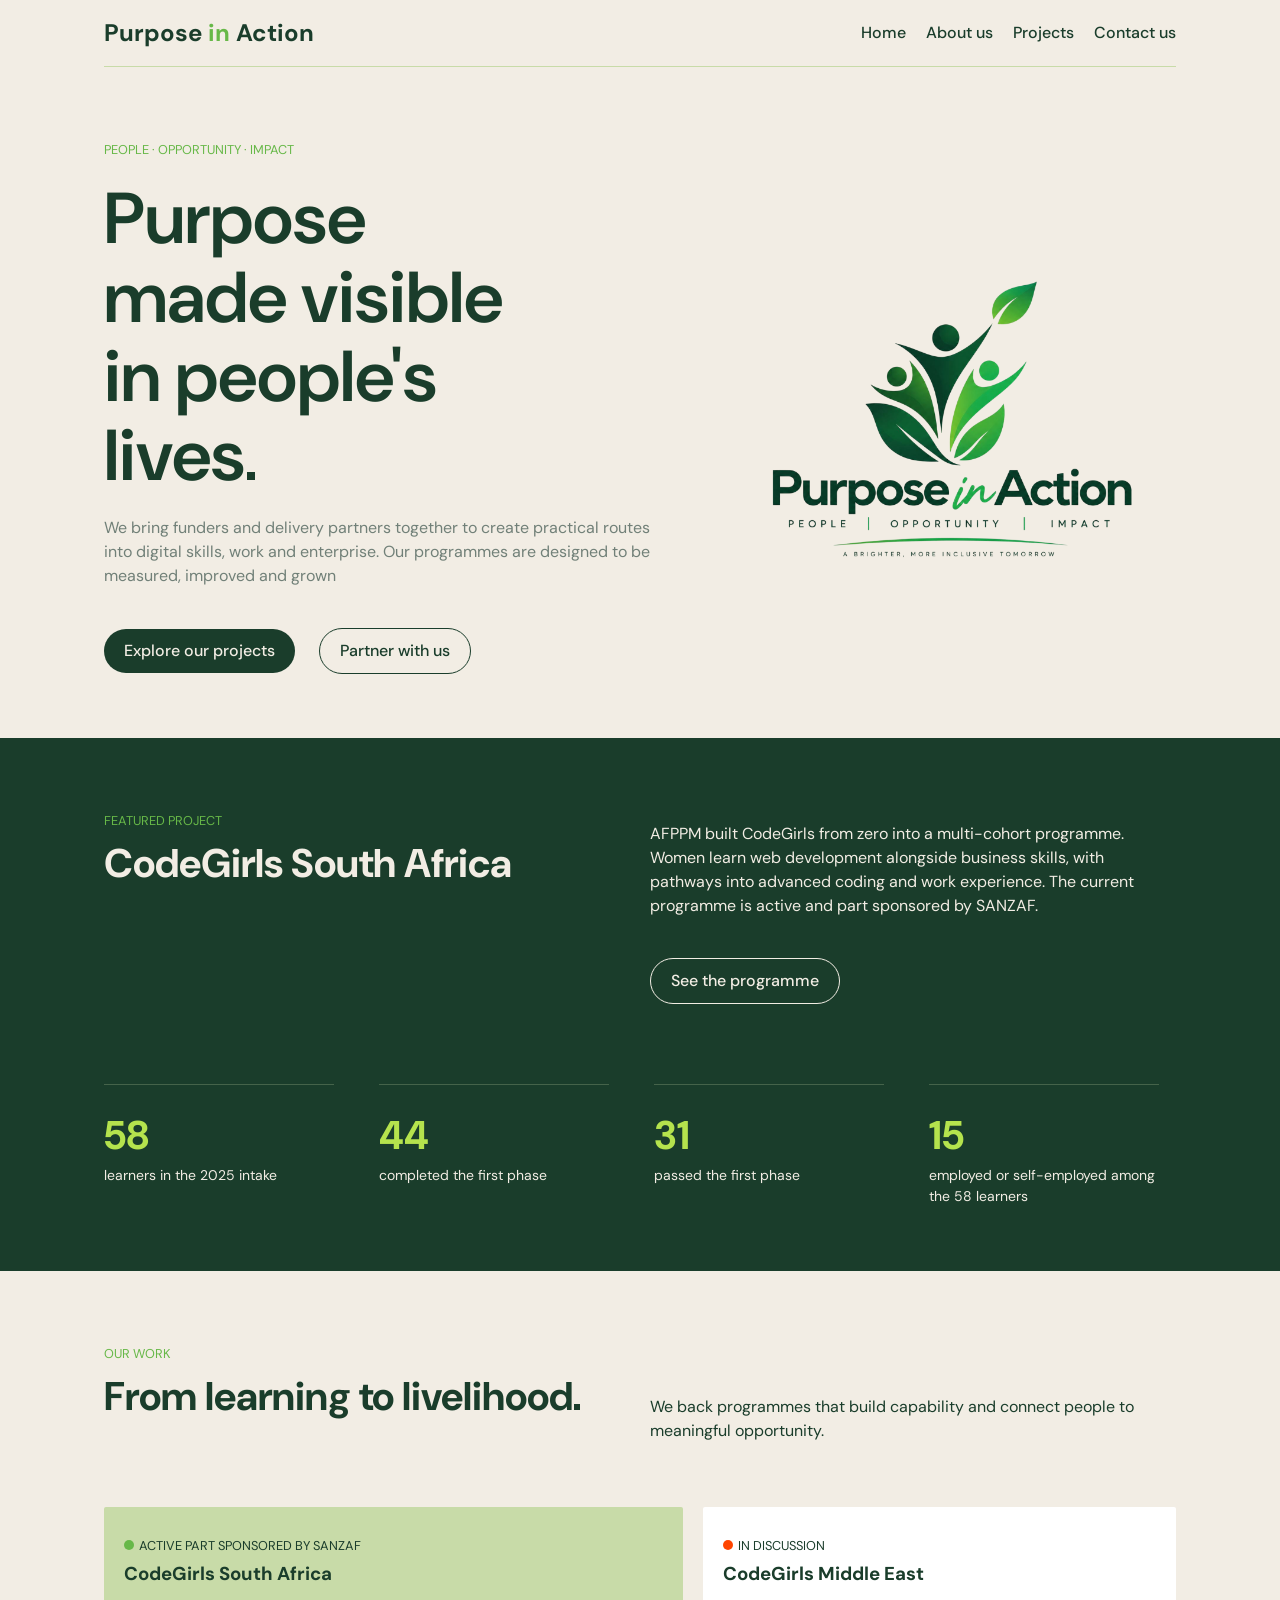
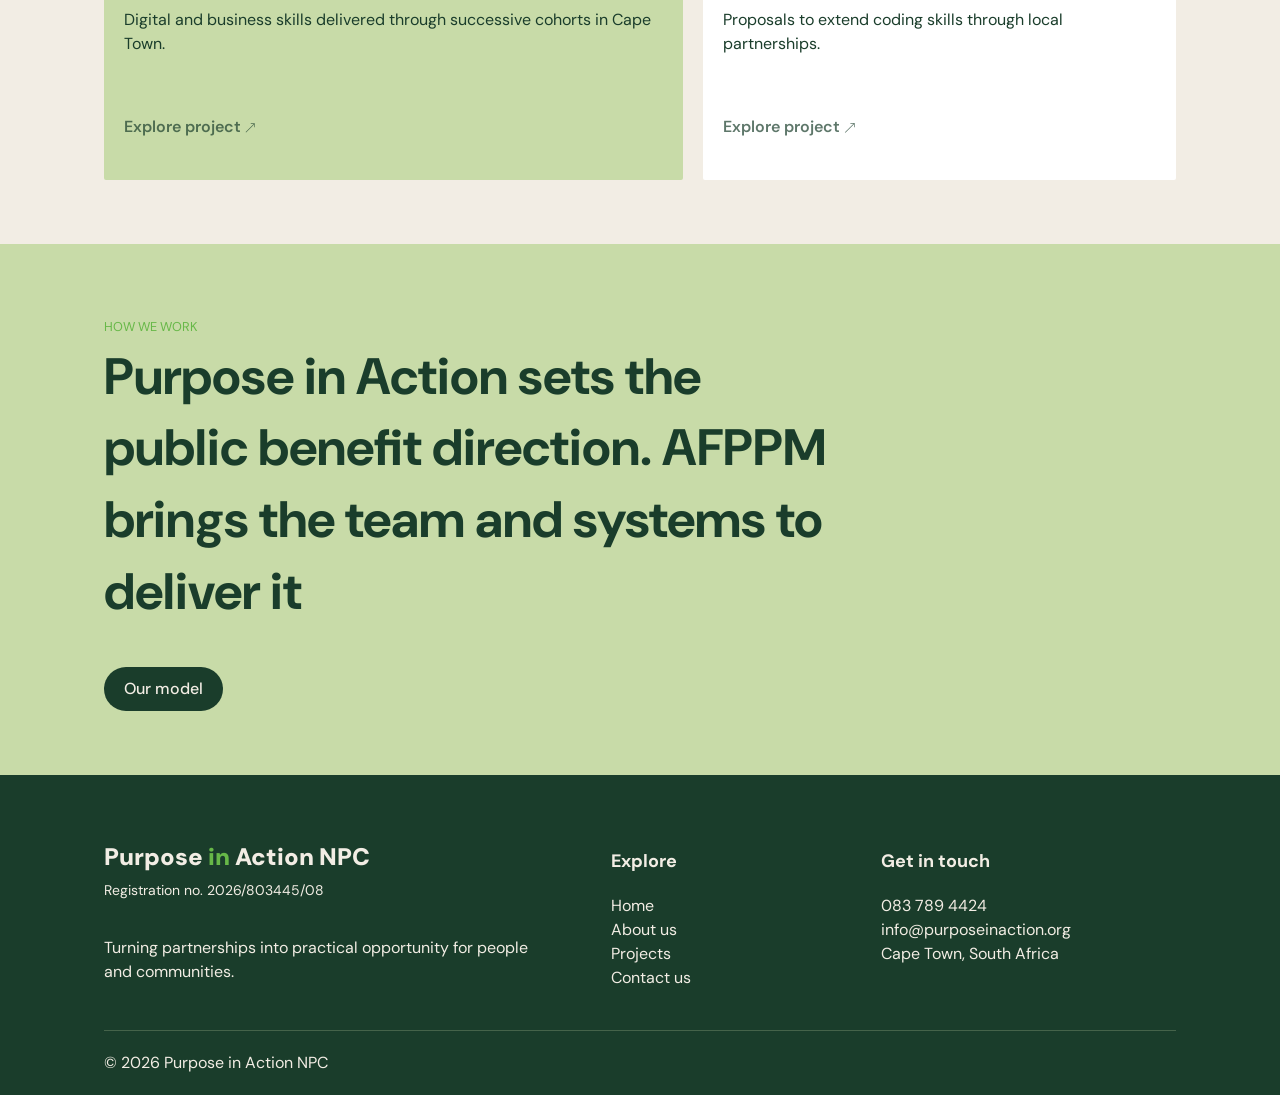
<file: index.html>
<!DOCTYPE html>
<html lang="en">
<head>
    <meta charset="UTF-8">
    <meta name="viewport" content="width=device-width, initial-scale=1.0">
    <title>Purpose in Action</title>
    <link rel="stylesheet" href="./assets/css/style.css">

    <!-- favicon -->
    <link rel="shortcut icon" href="./assets/images/logo/logo-bg-white.jpg" type="image/x-icon" />

    <!-- fonts -->
     <link rel="preconnect" href="https://fonts.googleapis.com">
<link rel="preconnect" href="https://fonts.gstatic.com" crossorigin>
<link href="https://fonts.googleapis.com/css2?family=Baskervville:ital,wght@0,400..700;1,400..700&family=DM+Sans:ital,opsz,wght@0,9..40,100..1000;1,9..40,100..1000&family=DM+Serif+Display:ital@0;1&family=Geist:wght@100..900&family=Inter:ital,opsz,wght@0,14..32,100..900;1,14..32,100..900&family=Josefin+Sans:ital,wght@0,100..700;1,100..700&family=Lora:ital,wght@0,400..700;1,400..700&family=Merriweather:ital,opsz,wght@0,18..144,300..900;1,18..144,300..900&family=Montserrat:ital,wght@0,100..900;1,100..900&family=Nunito:ital,wght@0,200..1000;1,200..1000&family=Overpass:ital,wght@0,100..900;1,100..900&family=Plus+Jakarta+Sans:ital,wght@0,200..800;1,200..800&family=Poppins:ital,wght@0,100;0,200;0,300;0,400;0,500;0,600;0,700;0,800;0,900;1,100;1,200;1,300;1,400;1,500;1,600;1,700;1,800;1,900&family=Roboto:ital,wght@0,100..900;1,100..900&display=swap" rel="stylesheet">

</head>
<body>

    <header>
        <div class="container">
            <nav class="navbar">
                <div class="logo">
                    <a href="./index.html">Purpose <span class="logo-green-text">in</span> Action</a>
                </div>
                <div class="main-menu">
                    <ul>
                        <li><a href="./index.html">Home</a></li>
                        <li><a href="./pages/about.html">About us</a></li>
                        <li><a href="./pages/projects.html">Projects</a></li>
                        <li><a href="./pages/contact.html">Contact us</a></li>
                    </ul>
                </div>
                <button class="hamburger" type="button">
                <span></span>
                <span></span>
                <span></span>
            </button>
            </nav>
        </div>
        
    </header>
    
    <main>
        <!-- HERO -->
        <section class="hero section-spacing">
        <div class="container hero-grid">
            <div class="hero-content">
                <p class="tagline light">PEOPLE &middot; OPPORTUNITY &middot; IMPACT</p>
                <h1>Purpose made visible in people's lives<span class="square"></span></h1>
                <p>We bring funders and delivery partners together 
                    to create practical routes into digital skills, 
                    work and enterprise. Our programmes are designed to be measured, 
                    improved and grown</p>

                <div class="buttons">
                    <a href="./pages/projects.html" class="btn btn-dark">Explore our projects</a>
                    <a href="./pages/contact.html" class="btn btn-primary">Partner with us</a>
                </div>
            </div>
            <div class="hero-image">
                <img src="./assets/images/logo/logo-bg-white-transparent.png" alt="Purpose in Action">
            </div>
        </div>
    </section>
    <!-- FEATURE -->
    <section class="featured section-spacing bg-dark">
        <div class="container">
            <div class="featured-top grid">
                <div>
                    <p class="tagline light">FEATURED PROJECT</p>
                    <h2>CodeGirls South Africa</h2>
                </div>
                <div class="featured-text">
                    <p>AFPPM built CodeGirls from zero into a multi-cohort programme. Women learn web development alongside business skills, with pathways into advanced coding and work experience. The current programme is active and part sponsored by SANZAF.</p>
                    <a href="./pages/projects.html" class="btn btn-light">See the programme </a>
                </div>
            </div>
            <div class="stats flex">
                <div class="stat">
                    <div class="borderline"></div>
                    <strong>58</strong>
                    <p>learners in the 2025 intake</p>
                </div>
                <div class="stat">
                    <div class="borderline"></div>
                    <strong>44</strong>
                    <p>completed the first phase</p>
                </div>
                <div class="stat">
                    <div class="borderline"></div>
                    <strong>31</strong>
                    <p>passed the first phase</p>
                </div>
                <div class="stat">
                    <div class="borderline"></div>
                    <strong>15</strong>
                    <p>employed or self-employed among the 58 learners</p>
                </div>
            </div>
        </div>
    </section>
    <!-- OUR WORK -->
<section class="our-work-section section-spacing">
            <div class="container">
                <div class="grid ">
            <div class="work-left">
                <p class="tagline light">OUR WORK</p>
                <h2>From learning to livelihood<span class="square"></span></h2>
            </div>
            <div class="work-right">
                <p>We back programmes that build capability and connect people to meaningful opportunity.</p> 
            </div>
            </div>
            <div class="work-cards-grid hero-grid ">
                <div class="work-card-big ">
                    <p class="tagline"><span class="circle"></span> ACTIVE PART SPONSORED BY SANZAF</p>
                    <h3>CodeGirls South Africa</h3>
                    <p>Digital and business skills delivered through successive cohorts in Cape Town.</p>
                    <div class="link-text">
                        <a href="./pages/projects.html">Explore project
                           <svg class="arrow" width="64px" height="64px" viewBox="0 0 24 24" xmlns="http://www.w3.org/2000/svg" fill="#1a3d2bb3"><g class="SVGRepo_bgCarrier" stroke-width="0"></g><g class="SVGRepo_tracerCarrier" stroke-linecap="round" stroke-linejoin="round"></g><g class="SVGRepo_iconCarrier"><path d="M13 5h6v6h-1V6.707L6.104 18.604l-.707-.707L17.293 6H13z"></path><path fill="none" d="M0 0h24v24H0z"></path></g></svg>
                        </a>
                    </div>
                </div>
                <div class="work-card-small">
                    <p class="tagline"><span class="circle-two"></span> IN DISCUSSION</p>
                    <h3>CodeGirls Middle East</h3>
                    <p>Proposals to extend coding skills through local partnerships.</p>
                    <div class="link-text">
                       <a href="./pages/projects.html">Explore project
                           <svg class="arrow arrow-two" width="64px" height="64px" viewBox="0 0 24 24" xmlns="http://www.w3.org/2000/svg" fill="#1a3d2bb3"><g class="SVGRepo_bgCarrier" stroke-width="0"></g><g class="SVGRepo_tracerCarrier" stroke-linecap="round" stroke-linejoin="round"></g><g class="SVGRepo_iconCarrier"><path d="M13 5h6v6h-1V6.707L6.104 18.604l-.707-.707L17.293 6H13z"></path><path fill="none" d="M0 0h24v24H0z"></path></g></svg>
                        </a>
                    </div>
                </div>

            </div>
            </div>
        </section>
        <!-- CALL TO ACTION -->
        <section class="cta-section section-spacing bg-green">
            <div class="container">
            <p class="tagline light">HOW WE WORK</p>
            <h2>Purpose in Action sets the public benefit direction. 
                AFPPM brings the team and systems to deliver it<span class="square"></span></h2>
            <div class="buttons">
                    <a href="./pages/projects.html" class="btn btn-dark">Our model</a>
                </div>
                </div>
        </section>
        
    </main>

    <footer class="footer bg-dark ">
    <div class="container">
        <div class="footer-grid">
            <div class="logo">
                <a href="index.html" class="logo footer-logo">Purpose <span class="logo-green-text">in</span> Action NPC</a>
                <p class="registration">Registration no. 2026/803445/08</p>
                <p>Turning partnerships into practical opportunity for people and communities.</p>
            </div>

            <nav>
                <h2>Explore</h2>
                <ul>
                        <li><a href="./index.html">Home</a></li>
                        <li><a href="./pages/about.html">About us</a></li>
                        <li><a href="./pages/projects.html">Projects</a></li>
                        <li><a href="./pages/contact.html">Contact us</a></li>
                    
                    </ul>
            </nav>

            <div class="company-address">
                <h2>Get in touch</h2>
                <address>
                    <a href="tel:+27837894424">083 789 4424</a><br>
                    <a href="mailto:info@purposeinaction.org">info@purposeinaction.org</a>
                    <p>Cape Town, South Africa</p>
                </address>
            </div>
        </div>

        <div class="footer-bottom">
            <p>&copy; 2026 Purpose in Action NPC</p>
        </div>
    </div>
</footer>

    <script src="./assets/js/main.js"></script>
</body>
</html>
</file>
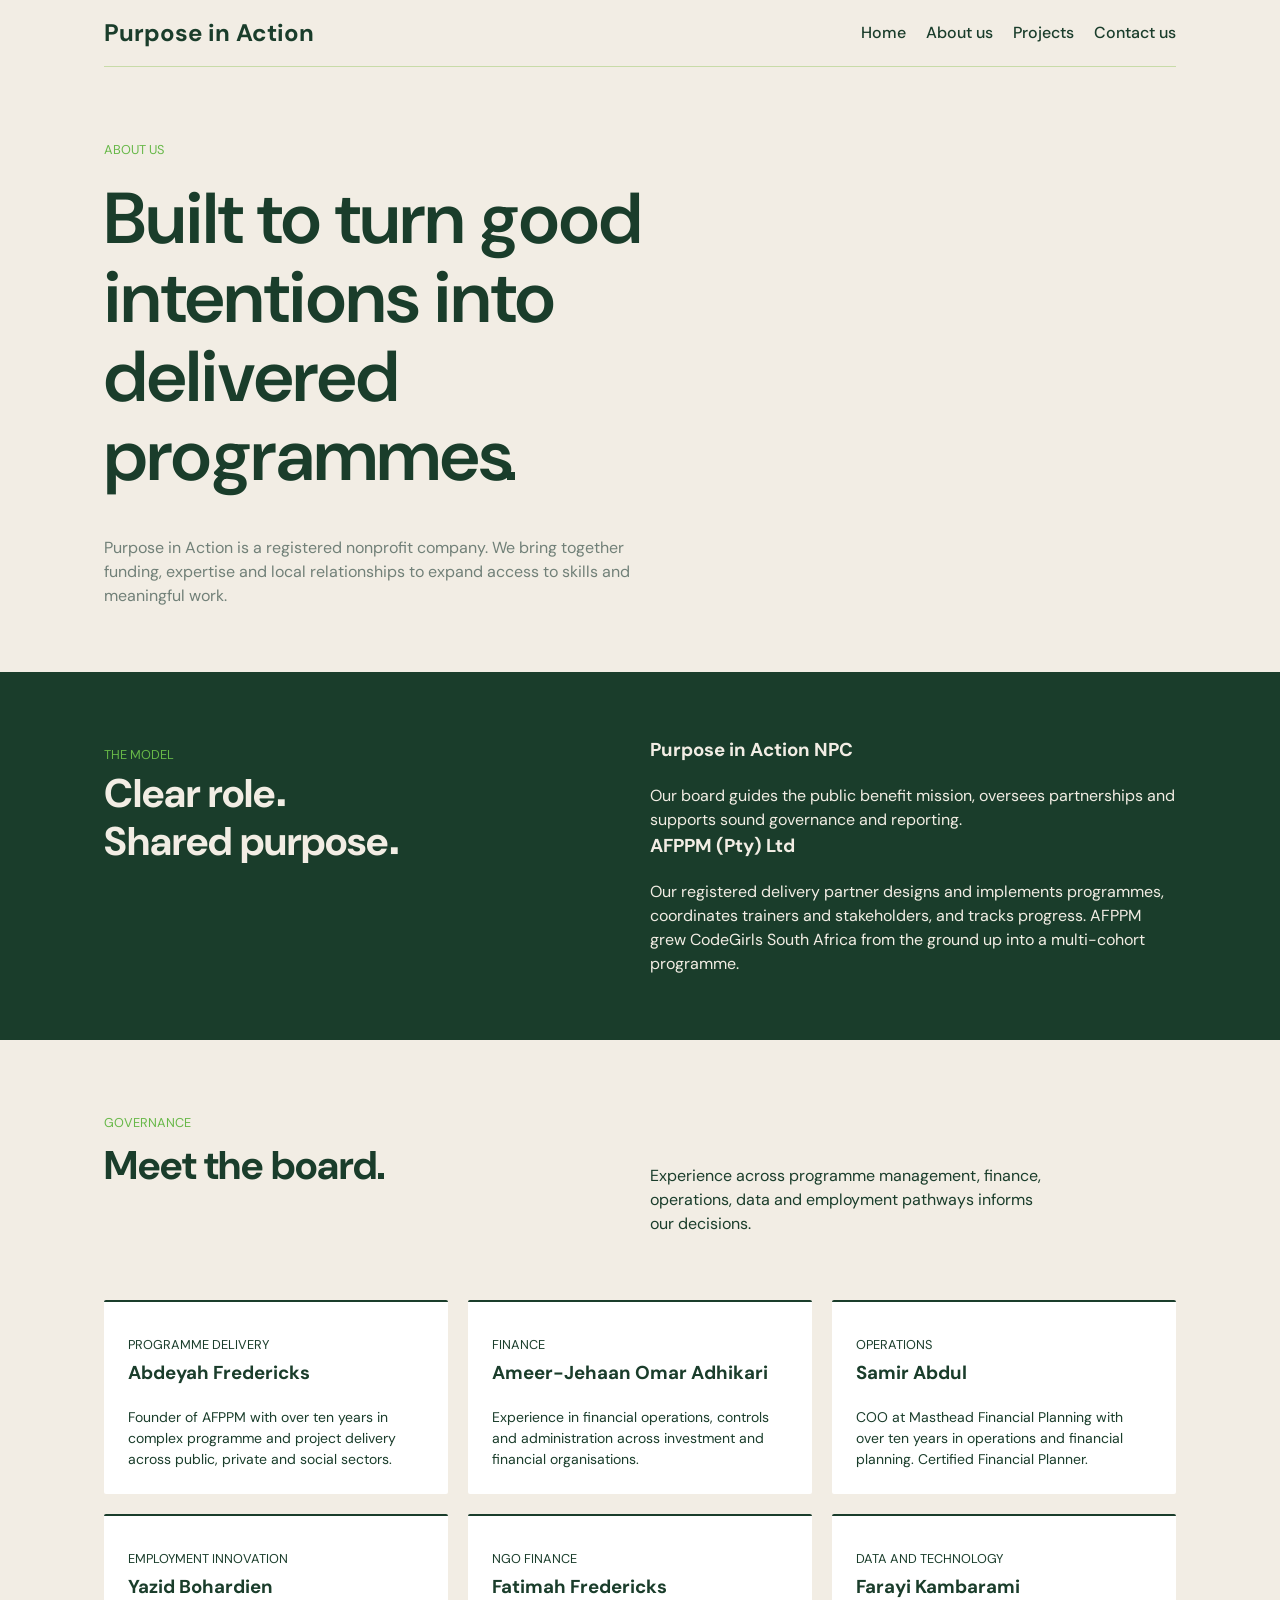
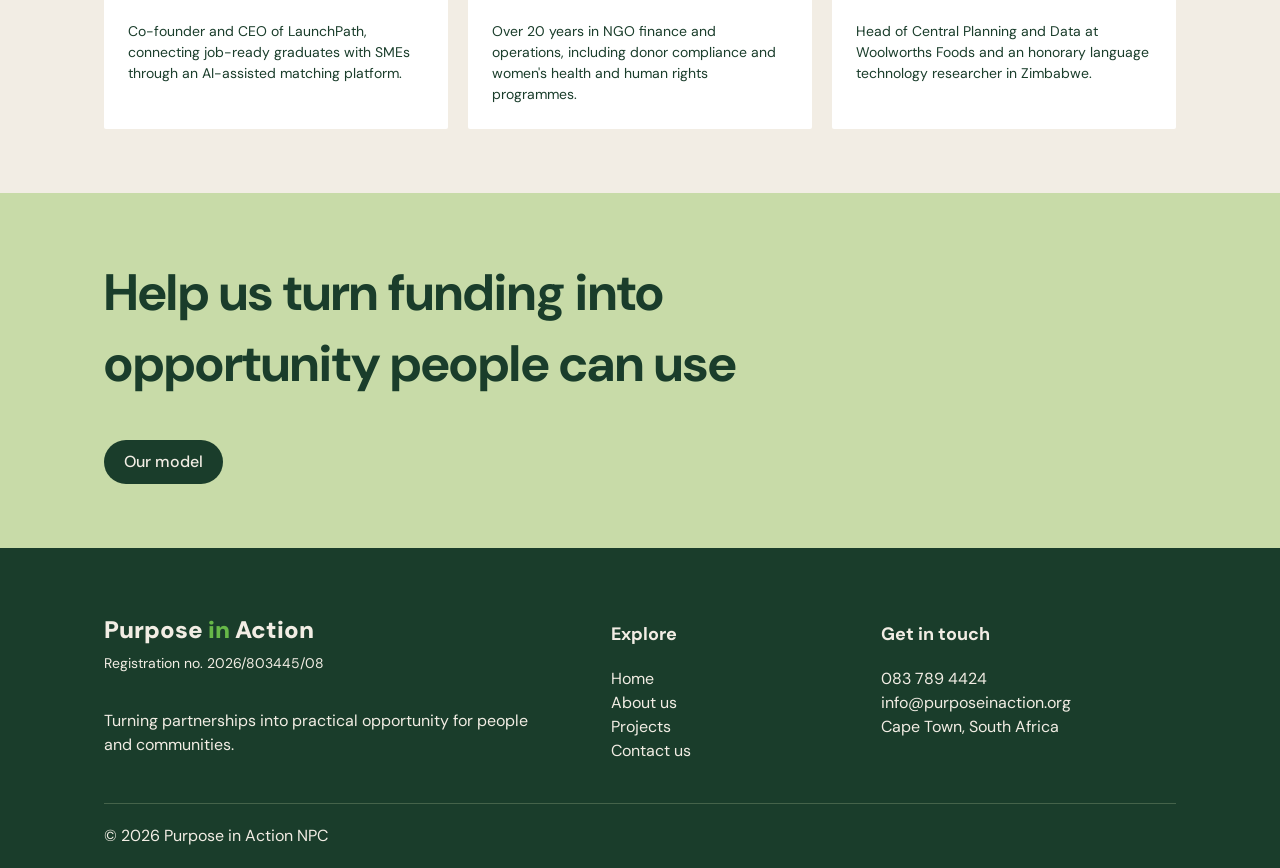
<file: pages/about.html>
<!DOCTYPE html>
<html lang="en">
<head>
    <meta charset="UTF-8">
    <meta name="viewport" content="width=device-width, initial-scale=1.0">
    <title>Purpose in Action</title>
    <link rel="stylesheet" href="../assets/css/style.css">

    <!-- favicon -->
    <link rel="shortcut icon" href="../assets/images/logo/logo-bg-white.jpg" type="image/x-icon" />

    <!-- fonts -->
     <link rel="preconnect" href="https://fonts.googleapis.com">
<link rel="preconnect" href="https://fonts.gstatic.com" crossorigin>
<link href="https://fonts.googleapis.com/css2?family=Baskervville:ital,wght@0,400..700;1,400..700&family=DM+Sans:ital,opsz,wght@0,9..40,100..1000;1,9..40,100..1000&family=DM+Serif+Display:ital@0;1&family=Geist:wght@100..900&family=Inter:ital,opsz,wght@0,14..32,100..900;1,14..32,100..900&family=Josefin+Sans:ital,wght@0,100..700;1,100..700&family=Lora:ital,wght@0,400..700;1,400..700&family=Merriweather:ital,opsz,wght@0,18..144,300..900;1,18..144,300..900&family=Montserrat:ital,wght@0,100..900;1,100..900&family=Nunito:ital,wght@0,200..1000;1,200..1000&family=Overpass:ital,wght@0,100..900;1,100..900&family=Plus+Jakarta+Sans:ital,wght@0,200..800;1,200..800&family=Poppins:ital,wght@0,100;0,200;0,300;0,400;0,500;0,600;0,700;0,800;0,900;1,100;1,200;1,300;1,400;1,500;1,600;1,700;1,800;1,900&family=Roboto:ital,wght@0,100..900;1,100..900&display=swap" rel="stylesheet">

</head>
<body>

    <header>
        <div class="container">
            <nav class="navbar">
                <div class="logo">
                    <a href="../index.html">Purpose <span class="lt-grn-text">in</span> Action</a>
                </div>
                <div class="main-menu">
                    <ul>
                        <li><a href="../index.html">Home</a></li>
                        <li><a href="./about.html">About us</a></li>
                        <li><a href="./projects.html">Projects</a></li>
                        <li><a href="./contact.html">Contact us</a></li>
                    </ul>
                </div>
                <button class="hamburger" type="button">
                <span></span>
                <span></span>
                <span></span>
            </button>
            </nav>
        </div>
        
    </header>
    
<main>
<section class="hero section-spacing">
            <div class="container">
                <div class="about-head">
                    <p class="tagline light">ABOUT US</p>
                        <h1>Built to turn good intentions into <br>delivered <br>programmes<span class="square"></span></h1>
                        <p>Purpose in Action is a registered nonprofit company. We bring together 
                            funding, expertise and local relationships to expand access to skills 
                            and meaningful work.</p>
                    </div>
                </div>
        </section>
        <section class="bg-dark section-spacing" id="model">
            <div class="container">
                <div class="featured-top grid">
                <div class=" model-info">
                    <p class="tagline light">THE MODEL</p>
                    <h2>Clear role<span class="square"></span></h2>
                    <h2>Shared purpose<span class="square"></span></h2>
                </div>
                <div class="featured-text">
                    <h3>Purpose in Action NPC</h3>
                    <p>Our board guides the public benefit mission, oversees partnerships and supports sound governance and reporting.</p>
                    <h3>AFPPM (Pty) Ltd</h3>
                    <p>Our registered delivery partner designs and implements programmes, coordinates trainers and stakeholders, and tracks progress. AFPPM grew CodeGirls South Africa from the ground up into a multi-cohort programme.</p>
                </div>
            </div>
            </div>
        </section>
        <section class="section-spacing">
            <div class="container">
                <div class="featured-top grid governance">
                <div>
                    <p class="tagline light">GOVERNANCE</p>
                    <h2>Meet the board<span class="square"></span></h2>
                </div>
                <div class="featured-text about-text">
                    <p>Experience across programme management, finance, operations, data and employment pathways informs our decisions.</p>
                </div>
            </div>
                <div class="three-col-grid governance-grid">
                <div class="card">
                    <p class="tagline">PROGRAMME DELIVERY</p>
                    <h3>Abdeyah Fredericks</h3>
                    <p>Founder of AFPPM with over ten years in complex programme and project delivery across public, private and social sectors.</p>
                    </div>
                <div class="card">
                    <p class="tagline">FINANCE</p>
                    <h3>Ameer-Jehaan Omar Adhikari</h3>
                    <p>Experience in financial operations, controls and administration across investment and financial organisations.</p>
                </div>
                <div class="card">
                    <p class="tagline">OPERATIONS</p>
                    <h3>Samir Abdul</h3>
                    <p>COO at Masthead Financial Planning with over ten years in operations and financial planning. Certified Financial Planner.</p>
                </div>
                <div class="card">
                    <p class="tagline">EMPLOYMENT INNOVATION</p>
                    <h3>Yazid Bohardien</h3>
                    <p>Co-founder and CEO of LaunchPath, connecting job-ready graduates with SMEs through an AI-assisted matching platform.</p>
                </div>
                <div class="card">
                    <p class="tagline">NGO FINANCE</p>
                    <h3>Fatimah Fredericks</h3>
                    <p>Over 20 years in NGO finance and operations, including donor compliance and women's health and human rights programmes.</p>
                </div>
                <div class="card">
                    <p class="tagline">DATA AND TECHNOLOGY</p>
                    <h3>Farayi Kambarami</h3>
                    <p>Head of Central Planning and Data at Woolworths Foods and an honorary language technology researcher in Zimbabwe.</p>
                </div>
            </div>
            </div>
        </section>

<!-- CALL TO ACTION -->
    <section class="cta-section section-spacing bg-green">
            <div class="container">
            <h2>Help us turn funding into opportunity people can use<span class="square square-about"></span></h2>
            <div class="buttons">
                    <a href="about.html#model" class="btn btn-dark">Our model</a>
                </div>
                </div>
        </section>

</main>

    <footer class="footer bg-dark ">
    <div class="container">
        <div class="footer-grid">
            <div class="logo">
                <a href="../index.html" class="logo footer-logo">Purpose <span class="logo-green-text">in</span> Action</a>
                <p class="registration">Registration no. 2026/803445/08</p>
                <p>Turning partnerships into practical opportunity for people and communities.</p>
            </div>

            <nav>
                <h2>Explore</h2>
                <ul>
                         <li><a href="../index.html">Home</a></li>
                        <li><a href="./about.html">About us</a></li>
                        <li><a href="./projects.html">Projects</a></li>
                        <li><a href="./contact.html">Contact us</a></li>
                    
                    </ul>
            </nav>

            <div>
                <h2>Get in touch</h2>
                <address>
                    <a href="tel:+27837894424">083 789 4424</a><br>
                    <a href="mailto:info@purposeinaction.org">info@purposeinaction.org</a>
                    <p>Cape Town, South Africa</p>
                </address>
            </div>
        </div>

        <div class="footer-bottom">
            <p>&copy; 2026 Purpose in Action NPC</p>
        </div>
    </div>
</footer>





















    <script src="../assets/js/main.js"></script>
</body>
</html>
</file>
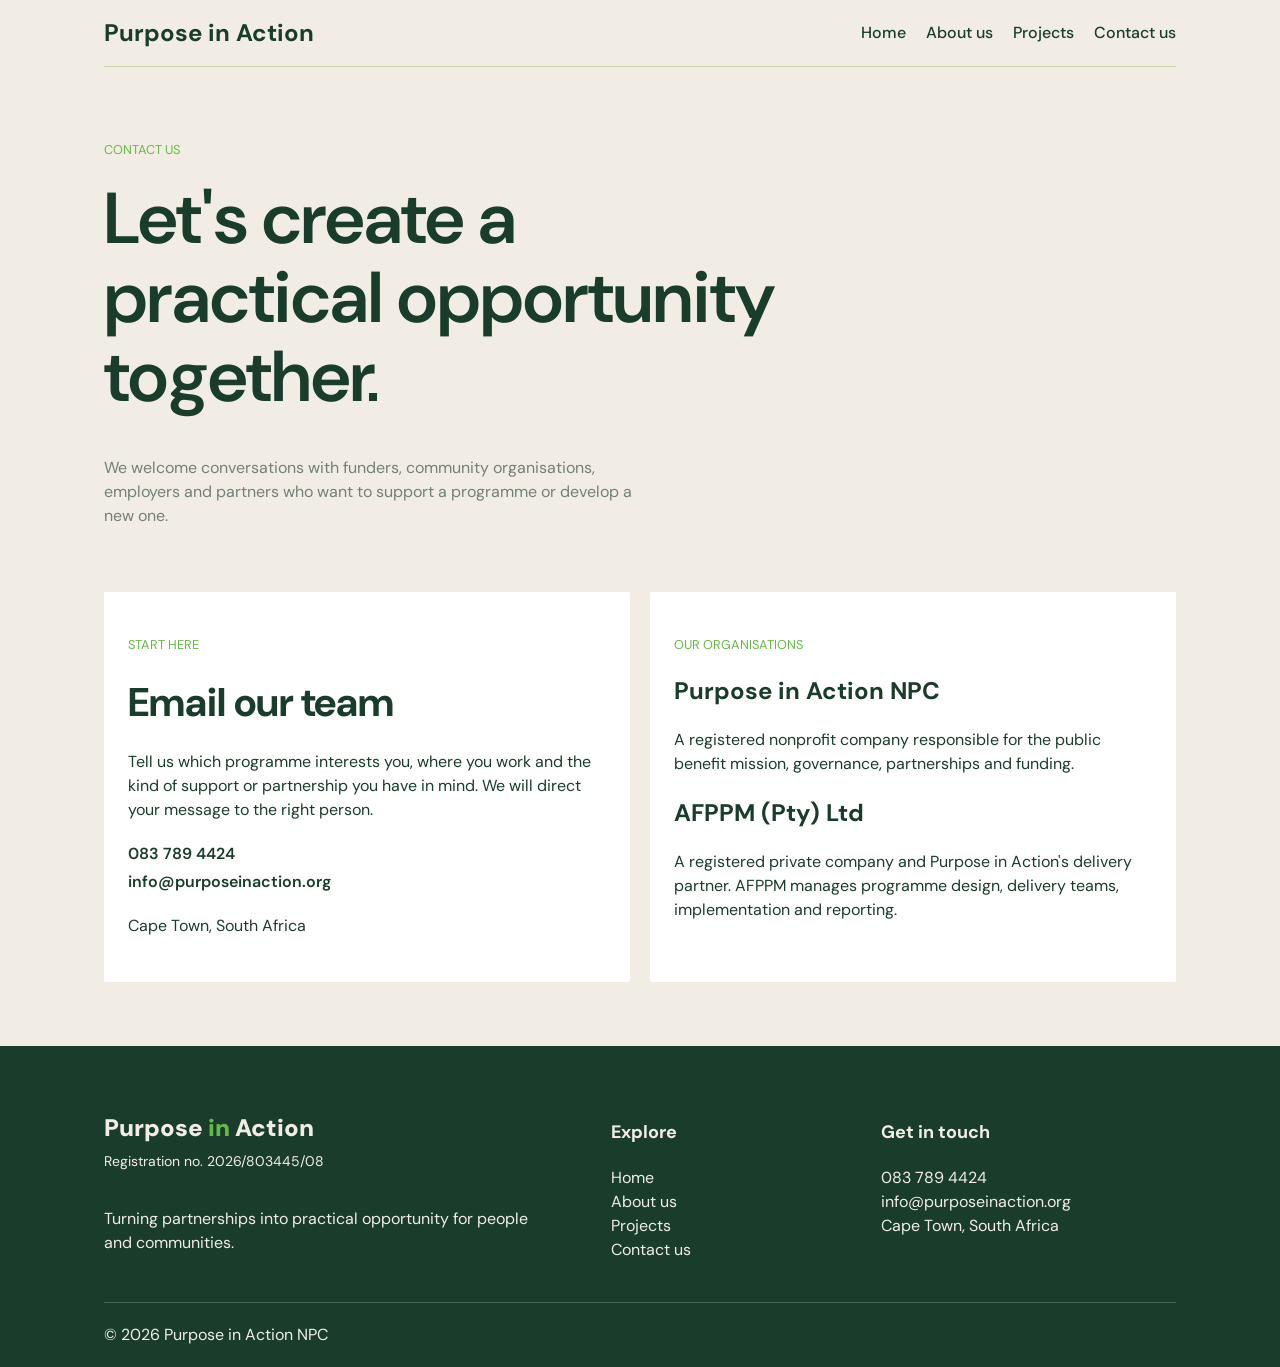
<file: pages/contact.html>
<!DOCTYPE html>
<html lang="en">
<head>
    <meta charset="UTF-8">
    <meta name="viewport" content="width=device-width, initial-scale=1.0">
    <title>Purpose in Action</title>
    <link rel="stylesheet" href="../assets/css/style.css">

    <!-- favicon -->
    <link rel="shortcut icon" href="../assets/images/logo/logo-bg-white.jpg" type="image/x-icon" />

    <!-- fonts -->
     <link rel="preconnect" href="https://fonts.googleapis.com">
<link rel="preconnect" href="https://fonts.gstatic.com" crossorigin>
<link href="https://fonts.googleapis.com/css2?family=Baskervville:ital,wght@0,400..700;1,400..700&family=DM+Sans:ital,opsz,wght@0,9..40,100..1000;1,9..40,100..1000&family=DM+Serif+Display:ital@0;1&family=Geist:wght@100..900&family=Inter:ital,opsz,wght@0,14..32,100..900;1,14..32,100..900&family=Josefin+Sans:ital,wght@0,100..700;1,100..700&family=Lora:ital,wght@0,400..700;1,400..700&family=Merriweather:ital,opsz,wght@0,18..144,300..900;1,18..144,300..900&family=Montserrat:ital,wght@0,100..900;1,100..900&family=Nunito:ital,wght@0,200..1000;1,200..1000&family=Overpass:ital,wght@0,100..900;1,100..900&family=Plus+Jakarta+Sans:ital,wght@0,200..800;1,200..800&family=Poppins:ital,wght@0,100;0,200;0,300;0,400;0,500;0,600;0,700;0,800;0,900;1,100;1,200;1,300;1,400;1,500;1,600;1,700;1,800;1,900&family=Roboto:ital,wght@0,100..900;1,100..900&display=swap" rel="stylesheet">

</head>
<body>

    <header>
        <div class="container">
            <nav class="navbar">
                <div class="logo">
                    <a href="./index.html">Purpose <span class="lt-grn-text">in</span> Action</a>
                </div>
                <div class="main-menu">
                    <ul>
                        <li><a href="../index.html">Home</a></li>
                        <li><a href="./about.html">About us</a></li>
                        <li><a href="./projects.html">Projects</a></li>
                        <li><a href="./contact.html">Contact us</a></li>
                    </ul>
                </div>
                <button class="hamburger" type="button">
                <span></span>
                <span></span>
                <span></span>
            </button>
            </nav>
        </div>
        
    </header>
    
<main>
    <!-- HERO -->
    <section class="hero section-spacing">
            <div class="container">
                <div class="about-head contact-head">
                    <p class="tagline light">CONTACT US</p>
                        <h1>Let's create a practical opportunity together<span class="square"></span></h1>
                        <p>We welcome conversations with funders, community organisations, 
                            employers and partners who want to support a programme or develop 
                            a new one.</p>
                    </div>
                </div>
        </section>
        <!-- CONTACT DETAILS -->
         <section class="contact-details">
            <div class="container">
                <div class="contact-cards grid">
                    <div class="card">
                        <p class="tagline light">START HERE</p>
                        <h2>Email our team</h2>
                        <p>Tell us which programme interests you, where you work and the 
                            kind of support or partnership you have in mind. We will direct 
                            your message to the right person.</p>
                            <address>
                                <a href="tel:+27837894424">083 789 4424</a>
                                <a href="mailto:info@purposeinaction.org">info@purposeinaction.org</a>
                                <p>Cape Town, South Africa</p>
                            </address>
                    </div>
                    <div class="card">
                        <p class="tagline light">OUR ORGANISATIONS</p>
                        <h2>Purpose in Action NPC</h2>
                        <p>A registered nonprofit company responsible for 
                            the public benefit mission, governance, partnerships and funding.</p>
                        <h2>AFPPM (Pty) Ltd</h2>
                        <p>A registered private company and Purpose in Action's delivery partner. 
                            AFPPM manages programme design, delivery teams, implementation and 
                            reporting.</p>
                    </div>
                </div>
            </div>
         </section>
</main>

    <footer class="footer bg-dark ">
    <div class="container">
        <div class="footer-grid">
            <div class="logo">
                <a href="../index.html" class="logo footer-logo">Purpose <span class="logo-green-text">in</span> Action</a>
                <p class="registration">Registration no. 2026/803445/08</p>
                <p>Turning partnerships into practical opportunity for people and communities.</p>
            </div>

            <nav>
                <h2>Explore</h2>
                <ul>
                         <li><a href="../index.html">Home</a></li>
                        <li><a href="./about.html">About us</a></li>
                        <li><a href="./projects.html">Projects</a></li>
                        <li><a href="./contact.html">Contact us</a></li>
                    
                    </ul>
            </nav>

            <div>
                <h2>Get in touch</h2>
                <address>
                    <a href="tel:+27837894424">083 789 4424</a><br>
                    <a href="mailto:info@purposeinaction.org">info@purposeinaction.org</a>
                    <p>Cape Town, South Africa</p>
                </address>
            </div>
        </div>

        <div class="footer-bottom">
            <p>&copy; 2026 Purpose in Action NPC</p>
        </div>
    </div>
</footer>





















    <script src="../assets/js/main.js"></script>
</body>
</html>
</file>
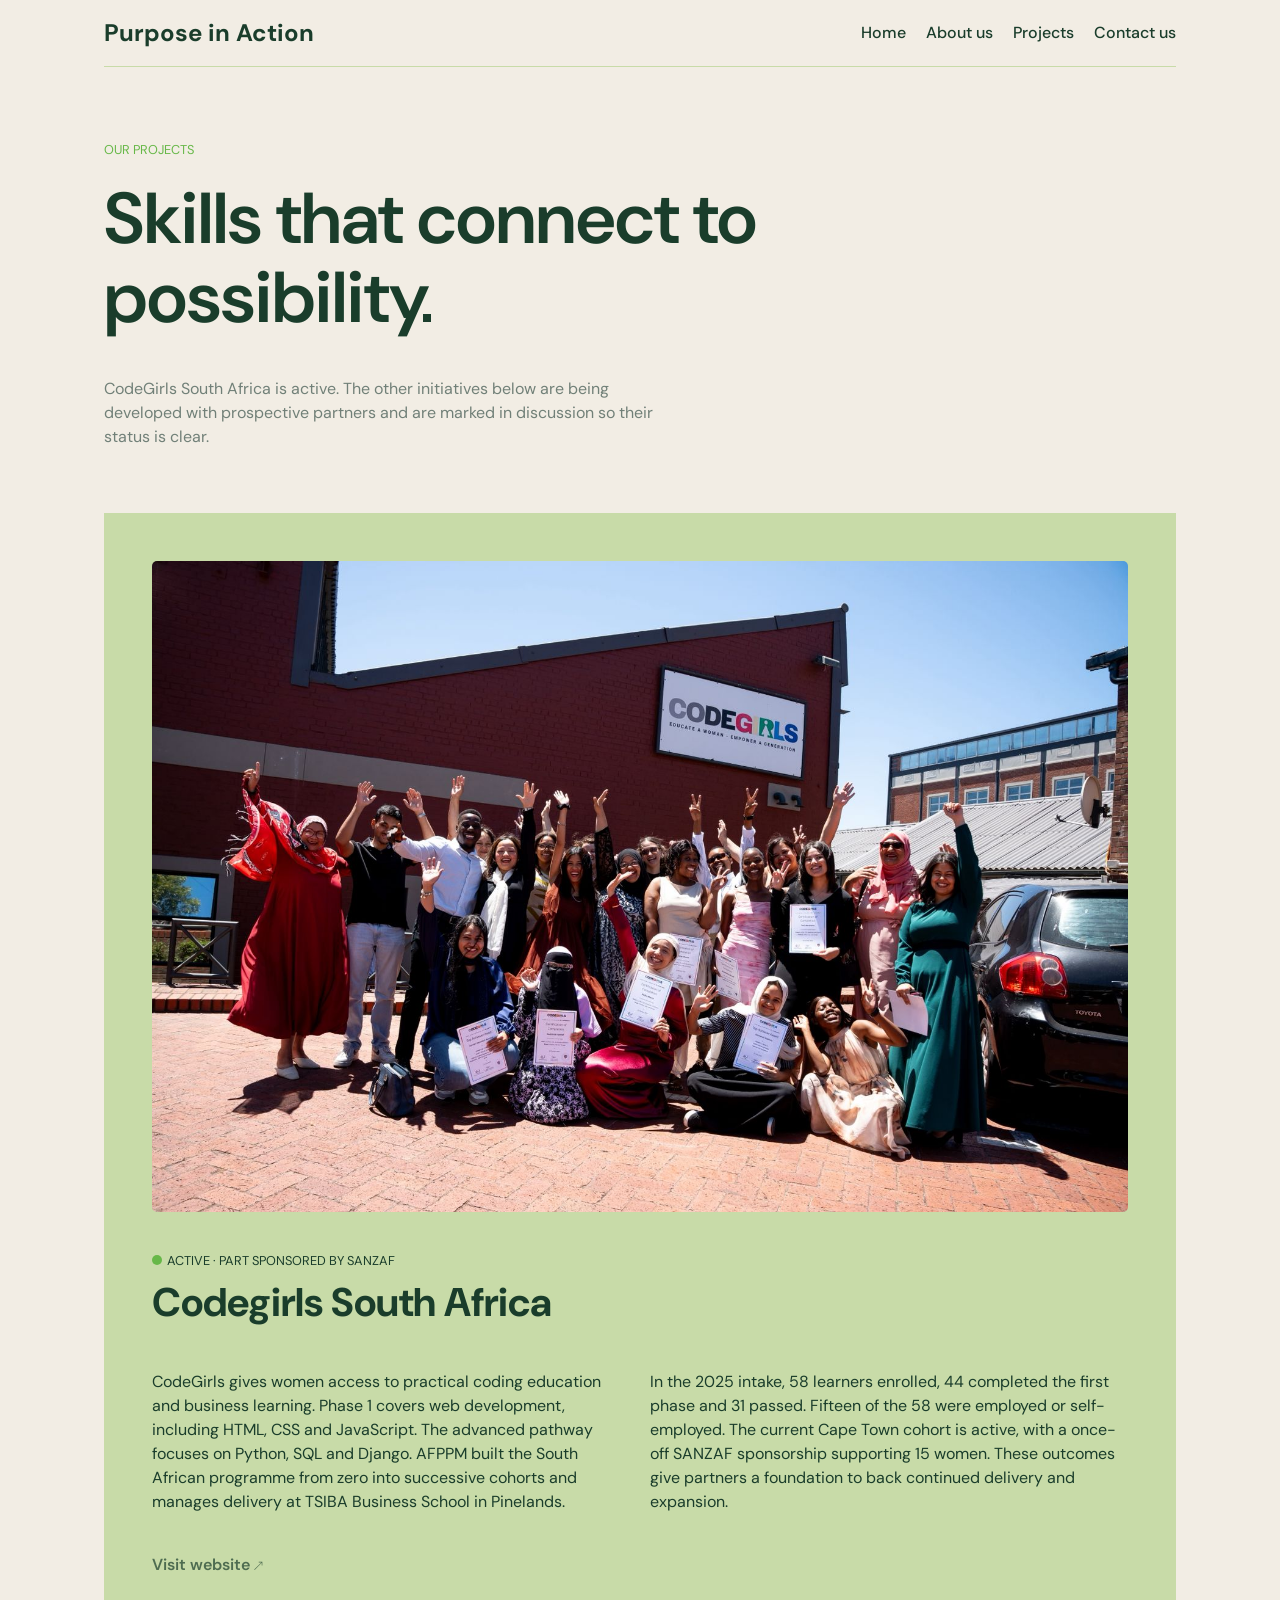
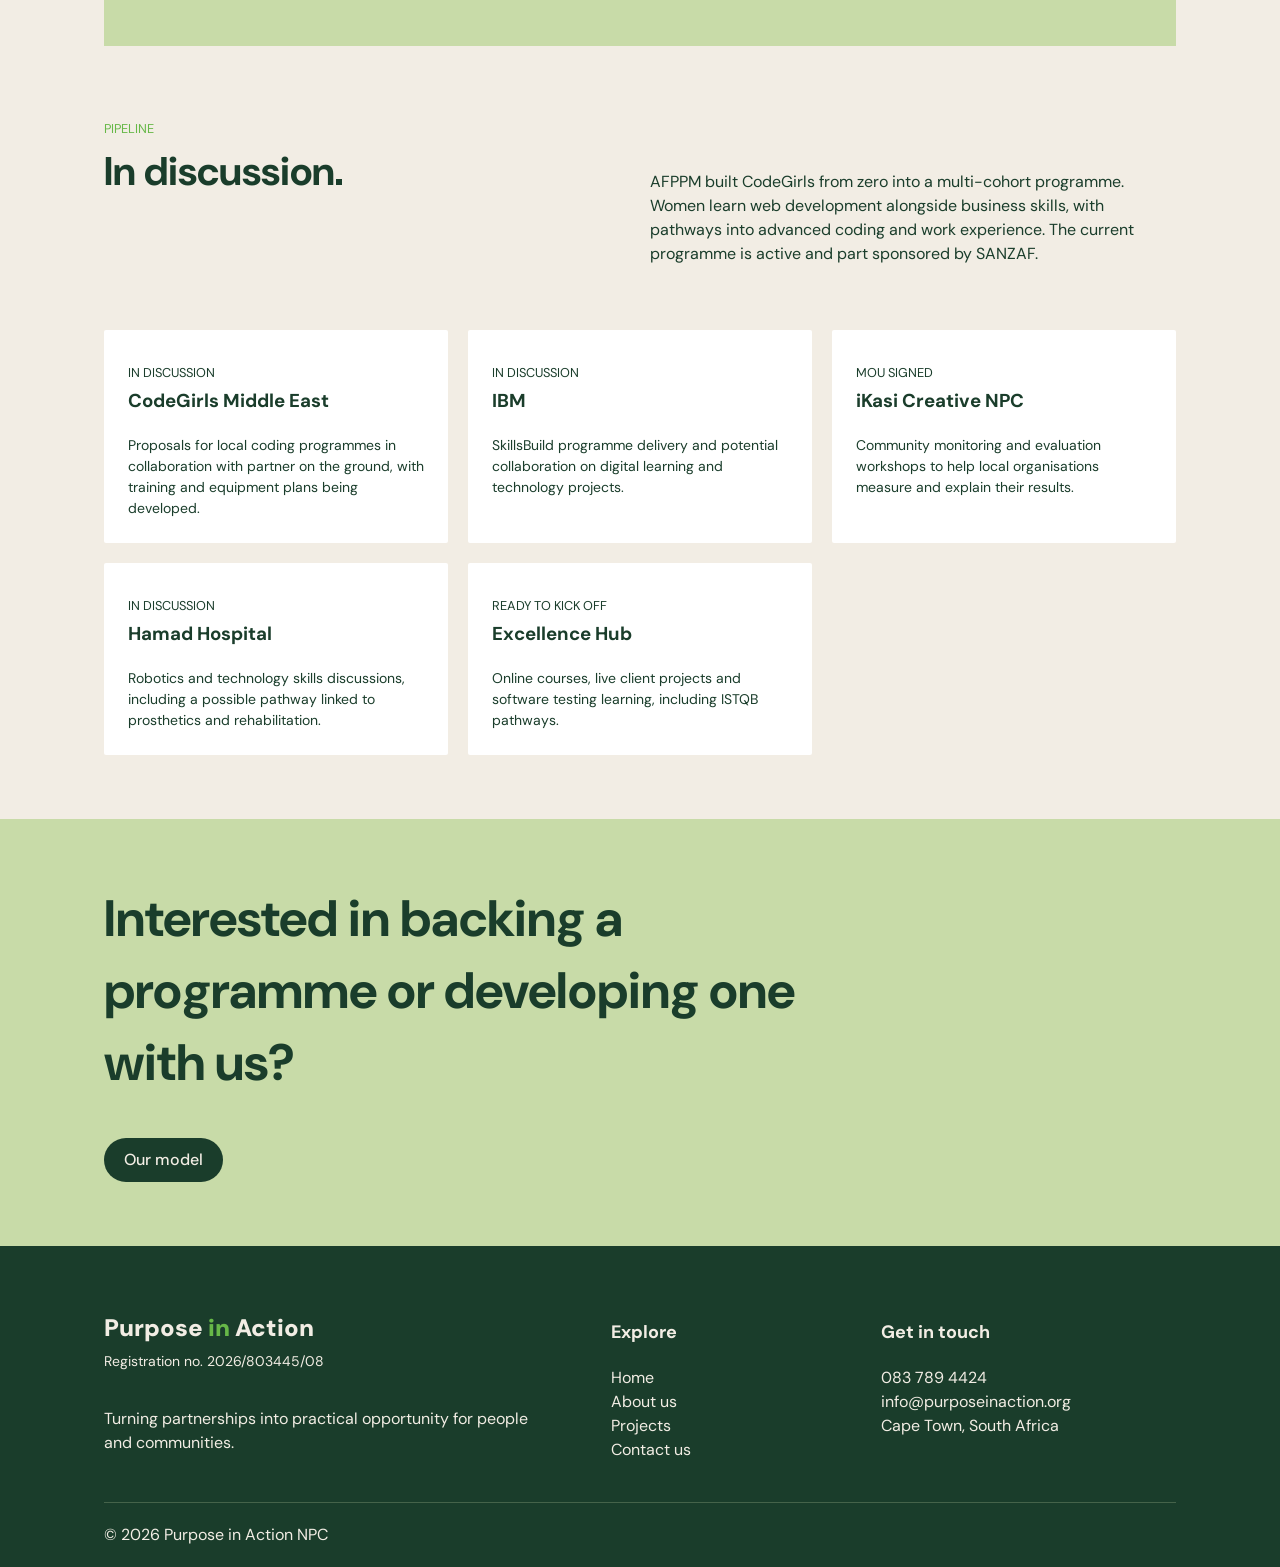
<file: pages/projects.html>
<!DOCTYPE html>
<html lang="en">
<head>
    <meta charset="UTF-8">
    <meta name="viewport" content="width=device-width, initial-scale=1.0">
    <title>Purpose in Action</title>
    <link rel="stylesheet" href="../assets/css/style.css">

    <!-- favicon -->
    <link rel="shortcut icon" href="../assets/images/logo/logo-bg-white.jpg" type="image/x-icon" />

    <!-- fonts -->
     <link rel="preconnect" href="https://fonts.googleapis.com">
<link rel="preconnect" href="https://fonts.gstatic.com" crossorigin>
<link href="https://fonts.googleapis.com/css2?family=Baskervville:ital,wght@0,400..700;1,400..700&family=DM+Sans:ital,opsz,wght@0,9..40,100..1000;1,9..40,100..1000&family=DM+Serif+Display:ital@0;1&family=Geist:wght@100..900&family=Inter:ital,opsz,wght@0,14..32,100..900;1,14..32,100..900&family=Josefin+Sans:ital,wght@0,100..700;1,100..700&family=Lora:ital,wght@0,400..700;1,400..700&family=Merriweather:ital,opsz,wght@0,18..144,300..900;1,18..144,300..900&family=Montserrat:ital,wght@0,100..900;1,100..900&family=Nunito:ital,wght@0,200..1000;1,200..1000&family=Overpass:ital,wght@0,100..900;1,100..900&family=Plus+Jakarta+Sans:ital,wght@0,200..800;1,200..800&family=Poppins:ital,wght@0,100;0,200;0,300;0,400;0,500;0,600;0,700;0,800;0,900;1,100;1,200;1,300;1,400;1,500;1,600;1,700;1,800;1,900&family=Roboto:ital,wght@0,100..900;1,100..900&display=swap" rel="stylesheet">

</head>
<body>

    <header>
        <div class="container">
            <nav class="navbar">
                <div class="logo">
                    <a href="../index.html">Purpose <span class="lt-grn-text">in</span> Action</a>
                </div>
                <div class="main-menu">
                    <ul>
                        <li><a href="../index.html">Home</a></li>
                        <li><a href="./about.html">About us</a></li>
                        <li><a href="./projects.html">Projects</a></li>
                        <li><a href="./contact.html">Contact us</a></li>
                    </ul>
                </div>
                <button class="hamburger" type="button">
                <span></span>
                <span></span>
                <span></span>
            </button>
            </nav>
        </div>
        
    </header>
    
<main>
    <!-- HERO -->
    <section class="hero section-spacing">
            <div class="container">
                <div class="about-head">
                    <p class="tagline light">OUR PROJECTS</p>
                        <h1>Skills that connect to possibility<span class="square"></span></h1>
                        <p>CodeGirls South Africa is active. The other initiatives below 
                            are being developed with prospective partners and are marked 
                            in discussion so their status is clear.</p>
                    </div>
                </div>
        </section>
        <!-- SPONSOR -->
         <section class="sponsor-details">
            <div class="container">
            <div class="sponsor">
                <div class="graduation-photo">
                    <img src="../assets/images/cg-graduation.jpg" alt="codegirls graduation">
                </div>
                <p class="tagline"><span class="circle"></span> ACTIVE &middot; PART SPONSORED BY SANZAF</p>
                <h2>Codegirls South Africa</h2>
                <div class="sponsor-info grid">
                    <p>CodeGirls gives women access to practical coding education and business learning.
                        Phase 1 covers web development, including HTML, CSS and JavaScript.
                        The advanced pathway focuses on Python, SQL and Django. AFPPM built the South African
                        programme from zero into successive cohorts and manages delivery at TSIBA Business School in Pinelands.</p>
                        <p>In the 2025 intake, 58 learners enrolled, 44 completed the first phase and 31 passed. Fifteen of the 58 were
                            employed or self-employed. The current Cape Town cohort is active,
                            with a once-off SANZAF sponsorship supporting 15 women. These outcomes
                            give partners a foundation to back continued delivery and expansion.</p>
                            <div class="link-text">
                    <a href="https://codegirls.co.za/">Visit website
                           <svg class="arrow" width="64px" height="64px" viewBox="0 0 24 24" xmlns="http://www.w3.org/2000/svg" fill="#1a3d2bb3"><g class="SVGRepo_bgCarrier" stroke-width="0"></g><g class="SVGRepo_tracerCarrier" stroke-linecap="round" stroke-linejoin="round"></g><g class="SVGRepo_iconCarrier"><path d="M13 5h6v6h-1V6.707L6.104 18.604l-.707-.707L17.293 6H13z"></path><path fill="none" d="M0 0h24v24H0z"></path></g></svg>
                    </a>
                </div>
                        </div>
                
            </div>
            </div>
         </section>
         <section class="pipeline section-spacing">
            <div class="container">
                <div class="featured-top grid">
                <div>
                    <p class="tagline light">PIPELINE</p>
                    <h2>In discussion<span class="square"></span></h2>
                </div>
                <div class="featured-text">
                    <p>AFPPM built CodeGirls from zero into a multi-cohort programme. Women learn web development alongside business skills, with pathways into advanced coding and work experience. The current programme is active and part sponsored by SANZAF.</p>
                </div>
            </div>
            <div class="three-col-grid">
                <div class="card">
                    <p class="tagline">IN DISCUSSION</p>
                    <h3>CodeGirls Middle East</h3>
                    <p>Proposals for local coding programmes in collaboration with partner on the ground, with training and equipment plans being developed.</p>
                    </div>
                <div class="card">
                    <p class="tagline">IN DISCUSSION</p>
                    <h3>IBM</h3>
                    <p>SkillsBuild programme delivery and potential collaboration on digital learning and technology projects.</p>
                </div>
                <div class="card">
                    <p class="tagline">MOU SIGNED</p>
                    <h3>iKasi Creative NPC</h3>
                    <p>Community monitoring and evaluation workshops to help local organisations measure and explain their results.</p>
                </div>
                <div class="card">
                    <p class="tagline">IN DISCUSSION</p>
                    <h3>Hamad Hospital</h3>
                    <p>Robotics and technology skills discussions, including a possible pathway linked to prosthetics and rehabilitation.</p>
                </div>
                <div class="card">
                    <p class="tagline">READY TO KICK OFF</p>
                    <h3>Excellence Hub</h3>
                    <p>Online courses, live client projects and software testing learning, including ISTQB pathways.</p>
                </div>
            </div>
            </div>
         </section>
<!-- CALL TO ACTION -->
        <section class="cta-section section-spacing bg-green">
            <div class="container">
            <h2>Interested in backing a programme or developing one with us?<span class="square square-question-mark"></span></h2>
            <div class="buttons">
                    <a href="about.html#model" class="btn btn-dark">Our model</a>
                </div>
                </div>
        </section>
</main>

    <footer class="footer bg-dark ">
    <div class="container">
        <div class="footer-grid">
            <div class="logo">
                <a href="../index.html" class="logo footer-logo">Purpose <span class="logo-green-text">in</span> Action</a>
                <p class="registration">Registration no. 2026/803445/08</p>
                <p>Turning partnerships into practical opportunity for people and communities.</p>
            </div>

            <nav>
                <h2>Explore</h2>
                <ul>
                         <li><a href="../index.html">Home</a></li>
                        <li><a href="./about.html">About us</a></li>
                        <li><a href="./projects.html">Projects</a></li>
                        <li><a href="./contact.html">Contact us</a></li>
                    
                    </ul>
            </nav>

            <div>
                <h2>Get in touch</h2>
                <address>
                    <a href="tel:+27837894424">083 789 4424</a><br>
                    <a href="mailto:info@purposeinaction.org">info@purposeinaction.org</a>
                    <p>Cape Town, South Africa</p>
                </address>
            </div>
        </div>

        <div class="footer-bottom">
            <p>&copy; 2026 Purpose in Action NPC</p>
        </div>
    </div>
</footer>





















    <script src="../assets/js/main.js"></script>
</body>
</html>
</file>
<file: assets/css/style.css>
/* ===============================
ROOT VARIABLES
================================= */
:root {
  --dark-green: #1a3d2b;
  --medium-green: #1a3d2bb3;
  --light-green: #c8dba8;
  --pale-green: #dee6d2;
  --cream: #f2ede4;
  --white: #ffffff;
  --text-light: #718078;
  --green-accent: #b5e34d;
  --lt-green-text: #67b848;

  --spacing-xs: 0.5rem; /* 8px */
  --spacing-sm: 1rem; /* 16px */
  --spacing-md: 1.5rem; /* 24px */
  --spacing-lg: 2rem; /* 32px */
  --spacing-xl: 3rem; /* 48px */
  --spacing-2xl: 4rem; /* 64px */
  --spacing-3xl: 5rem; /* 80px */
  --spacing-4xl: 6rem; /* 96px */

  --card-radius: 2px;
}

/* =============================
BASE STYLES
================================ */
* {
  margin: 0;
  padding: 0;
  box-sizing: border-box;
}

html {
  scroll-behavior: smooth;
}

body {
  font-family: DM Sans;
  font-size: 16px;
  line-height: 1.5;
  background-color: var(--cream);
  color: var(--dark-green);
}

.container {
  max-width: 1200px;
  margin: 0 auto;
  padding: 0 var(--spacing-2xl);
  /* border: 1px solid red; */
}

.section-spacing {
  padding: var(--spacing-2xl) 0;
}

img {
  display: block;
  max-width: 100%;
}

a {
  color: inherit;
  text-decoration: none;
}

ul {
  list-style: none;
}

.bg-light {
  background: var(--cream);
}

.bg-dark {
  background: var(--dark-green);
  color: var(--cream);
}

.bg-green {
  background-color: var(--light-green);
}

.grid {
  display: grid;
  grid-template-columns: 1fr 1fr;
  gap: 20px;
}

.flex {
  display: flex;
  justify-content: space-between;
}

.three-col-grid {
  display: grid;
  grid-template-columns: 1fr 1fr 1fr;
  gap: 20px;
}

/* Buttons */

.btn {
  display: inline-block;
  padding: 10px 20px;
  background: var(--light-green);
  color: #333;
  font-weight: 500;
  text-decoration: none;
  border: none;
  border-radius: 50px;
  cursor: pointer;
  text-align: center;
  transition: 0.5s;
}

.btn:hover {
  opacity: 0.8;
}

.btn-primary {
  background: transparent;
  color: var(--dark-green);
  border: 1px solid var(--dark-green);
}

.btn-primary:hover {
  color: var(--medium-green);
  border-color: var(--medium-green);
}

.btn-dark {
  background: var(--dark-green);
  color: var(--cream);
}

.btn-light {
  background: transparent;
  color: var(--cream);
  border: 1px solid var(--cream);
}

.btn-light:hover {
  color: var(--green-accent);
  border-color: var(--green-accent);
}

.tagline {
  font-size: 0.8rem;
  line-height: 1.4;
  font-weight: normal;
  margin: 10px 0 5px;
}

.tagline.light {
  color: var(--lt-green-text);
}

.logo-green-text {
  color: var(--lt-green-text);
}

.hero h1 {
  font-size: 4.5rem;
  line-height: 1.1;
  font-weight: 600;
  margin: 20px 0;
  max-width: 80%;
}

.hero p {
  color: var(--text-light);
  max-width: 560px;
}

.hero .square {
  display: inline-block;
  width: 8px;
  height: 8px;
  background-color: var(--dark-green);
  margin-left: 2px;
}

.about-head .square{
  position: relative;
  right: 8px;
}


h2 {
  font-size: 2.5rem;
  line-height: 1.4;
}

address {
  font-weight: 400;
  font-style: normal;
}
/* ============== NAVIGATION */
.navbar .logo a {
  font-weight: 700;
  font-size: 1.5rem;
  color: var(--green-dark);
}

.navbar ul li a {
  font-weight: 500;
  color: var(--text-primary);
}

.navbar {
  display: flex;
  justify-content: space-between;
  align-items: center;
  border-bottom: 1px solid var(--light-green);
  padding: 15px 0;
}

.navbar ul {
  display: flex;
  gap: 20px;
}

.main-menu li a:hover {
  color: var(--lt-green-text);
}

/* =======================================
HERO
========================================== */

.hero-grid {
  display: grid;
  grid-template-columns: 1.1fr 0.9fr;
  gap: 4rem;
  align-items: center;
}

.buttons a {
  margin-right: 20px;
}


.hero-image img {
  /* max-width: 80%; */
  margin-top: 40px;
}

.hero-grid p:last-of-type {
  padding-bottom: 40px;
}

/* ======================================
FEATURE
========================================= */
.featured-text p {
  margin-top: 20px;
}

.featured-text a {
  margin-top: 40px;
}

.stats {
  margin-top: 80px;
}

.stat:last-child {
  width: 23%;
}

.stat strong {
  font-size: 2.5rem;
  margin-top: 20px;
  color: var(--green-accent);
  display: inline-block;
}

.stat p {
  font-size: 0.875rem;
}

.borderline {
  width: 230px;
  height: 1px;
  background-color: #c8dba83e;
}

/* ======================================
OUR WORK
========================================= */
.our-work-section .square,
.governance .square,
.pipeline .square  
 {
 width: 6px;
  height: 6px;
  background-color: var(--dark-green);
    display: inline-block;
  margin-left: 1px;
}
.work-right {
  margin-top: 60px;
}

.work-cards-grid {
  gap: 1.25rem;
  margin-top: var(--spacing-2xl);
}

.work-card-big {
  background-color: var(--light-green);
  padding: 20px;
  border-radius: var(--card-radius);
}

.work-card-small {
  background-color: var(--white);
  padding: 20px;
  border-radius: var(--card-radius);
}

.work-cards-grid h3 {
  margin-bottom: 20px;
}

.link-text a {
  font-weight: 600;
  color: var(--medium-green);
  transition: color 0.3s ease;
}

.link-text a:hover {
  color: var(--lt-green-text);
  transition: fill 0.3s ease;

}


.link-text a:hover svg.arrow  {
  fill: var(--lt-green-text); 
   transition: fill 0.3s ease;
}

.link-text svg {
  width: 3%;
  display: inline-block;
  vertical-align: middle;
  position: relative;
  left: -3px;
}

.link-text .arrow-two {
  width: 4%;
  display: inline-block;
  vertical-align: middle;
  position: relative;
  left: -3px;
}

.circle {
  display: inline-block;
  width: 10px;
  height: 10px;
  background-color: var(--lt-green-text);
  border-radius: 100%;
}

.circle-two {
  background-color: orangered;
  display: inline-block;
  width: 10px;
  height: 10px;
  border-radius: 100%;
}

.circle,.circle-two {
  margin-right: 2px;
}

/* ======================================
CALL TO ACTION
========================================= */
.cta-section h2 {
  font-size: 3.2rem;
  max-width: 730px;
  margin-bottom: 40px;
}

 /* .cta-section:nth-child(4) .square{
  position: relative;
  right: 22.30px;
  top: 0.1px;
  width: 8.3px;
  height: 8.3px;
 } */
/* ======================================
ABOUT PAGE
========================================= */
.about-head p:last-of-type {
  padding-top: 20px;
}

.model-info h2 {
  line-height: 1.2;
}

  .model-info h2:after{
  content: "\25A0";
  font-size: 14px;
  margin-left: 2px;
}  

.model-info .featured-text p {
  margin-bottom: 20px;
}

.governance .featured-text {
  margin-top: 40px;
  width: 75%;
}

.governance-grid {
  margin-top: var(--spacing-2xl);
}

.governance-grid .card {
  border-radius: var(--card-radius);
  border-top: 2px solid var(--dark-green);
}


/* =======================================
PROJECTS PAGE
========================================== */

.sponsor {
  background-color: var(--light-green);
  padding: var(--spacing-xl);
}
.sponsor-info {
  margin: 40px 0 0px;
}

.sponsor-details {
  padding: 0;
}

.pipeline .featured-text {
  margin-top: 40px;
}


.three-col-grid .card {
  background-color: var(--white);
  padding: var(--spacing-md);
  border-radius: var(--card-radius);
}

.three-col-grid .card p:last-of-type {
  font-size: 14px;
  margin-top: 20px;
}

.three-col-grid {
  margin-top: var(--spacing-2xl);
}

.graduation-photo img {
  border-radius: 5px;
  margin-bottom: 40px;
}


/* =======================================
CONTACT PAGE
========================================== */
.contact-details {
  padding: 0 0 var(--spacing-2xl);
}
.contact-head h1 {
  max-width: 700px;
}

.contact-cards .card {
  background-color: var(--white);
  border-radius: var(--card-radius);
  padding: var(--spacing-md);
}

.contact-cards .card p {
  margin: 20px 0;
}

.contact-cards .card a {
  font-weight: 600;
  margin-bottom: 4px;
  display: block;
}

.contact-cards .card a:hover {
  color: var(--lt-green-text);
}

.contact-cards .card:last-child h2 {
  font-size: 1.5em;
}

/* ======================================
FOOTER
========================================= */
.footer {
  padding: 4rem 0 0;
}
.footer-grid {
  display: grid;
  grid-template-columns: 1.5fr 0.7fr 1fr;
  gap: 4rem;
  border-bottom: 1px solid #c8dba83e;
  padding-bottom: 40px;
}


.footer .logo a {
  color: var(--cream-color);
  font-weight: 900;
  font-size: 1.5rem;
  display: block;
  margin-bottom: 5px;
}

.footer address {
  color: var(--cream-color);
}

.footer h2 {
  font-size: 1.125rem;
  margin: 10px 0 20px;
}

/* .footer p {
  margin: 0px 0;
} */

.footer .registration{
  margin-bottom: 35px;
  font-size: 14px;
}

.footer-bottom {
  padding: 20px 0;
}

/* ============== HAMBURGER */

.hamburger {
  display: none;
  flex-direction: column;
  gap: 5px;
  padding: 5px;
  border: 0;
  background: transparent;
  cursor: pointer;
}

.hamburger span {
  display: block;
  width: 25px;
  height: 3px;
  background-color: var(--dark-green);
}

/* =============================================
MEDIA QUERIES
================================================ */

@media (max-width: 960px) {
  .hero h1 {
    font-size: 3.5rem;
  }

  /* .hero h1:after {
    font-size: 18px;
  } */

  .hero-image {
    height: 260px;
  }

  .borderline {
    width: 200px;
  }
}

@media (max-width: 768px) {
  .container {
    max-width: 1100px;
    padding: 0 var(--spacing-lg);
  }

  .section-spacing {
    padding: var(--spacing-xl) 0;
  }
  .grid {
    grid-template-columns: 1fr;
  }

  .navbar {
    position: relative;
  }

  .hamburger {
    display: flex;
  }

  .main-menu {
    display: none;
    position: absolute;
    top: 100%;
    left: 0;
    width: 100%;
    background-color: white;
    padding: 20px;
    z-index: 10;
  }

  .main-menu.active {
    display: block;
  }

  .navbar ul {
    display: flex;
    flex-direction: column;
    gap: 0;
    padding: 20px;
  }

  .navbar ul li a {
    display: block;
    padding: 15px 0;
  }
  /* hero */
  .hero-grid {
    grid-template-columns: 1fr;
    justify-items: center;
  }

  .hero h1 {
    max-width: 80%;
  }

  .hero-content p {
    margin: 20px 0;
  }

  .hero-grid p:last-of-type {
    padding-bottom: 20px;
  }

  .hero-image img {
    width: 80%;
    margin: 60px auto 0;
  }

  /* feature */

  .stat strong {
    font-size: 2rem;
  }

  .borderline {
    width: 160px;
  }
  /* our work */

  .work-left,
  .work-right {
    text-align: center;
  }

  .work-right {
    margin-top: 0px;
  }

  .work-cards-grid {
    grid-template-columns: 0.8fr 0.6fr;
    margin-top: var(--spacing-xl);
    text-align: left;
  }

  .work-cards-grid h3 {
    margin-bottom: 10px;
  }

  .work-card-big p:last-of-type,
  .work-card-small p:last-of-type {
    padding: 0 0 10px;
  }

  /* cta */
  .cta-section h2 {
    font-size: 2.5rem;
  }

  /* ABOUT PAGE */

  .about-head h1 {
    margin: 15px 0;
  }

  /* feature */
  .featured-top.grid {
    gap: 0px;
  }
  .featured-text {
    margin-top: 20px;
  }
  .featured-text h3 {
    margin-top: 20px;
  }

  .grid.governance {
    gap: 0px;
  }

  .featured-text p:first-of-type {
    width: 100%;
    margin: 20px 0;
  }

  .pipeline .featured-text {
    margin-top: 0px;
  }
  .governance .featured-text {
    margin-top: 0px;
    width: 75%;
  }

  .governance-grid {
    margin-top: var(--spacing-xl);
  }

  .three-col-grid {
    margin-top: var(--spacing-xl);
    grid-template-columns: 1fr;
  }

  /* .cta-section h2:last-of-type:after {
    right: 18px;
    bottom: 38px;
    font-size: 14px;
  } */
}

@media (max-width: 440px) {
  .container {
    padding: 0 var(--spacing-sm);
  }

  .section-spacing {
    padding: var(--spacing-lg) 0;
  }

  .hero h1 {
    margin: 20px auto;
    font-size: 2.3em;
    text-align: left;
    max-width: 100%;
  }

  .hero .square {
    width: 5px;
    height: 5px;
    
}

.about-head .square {
    right: 0px;
}

.our-work-section .square,
.governance .square,
.pipeline .square  
 {
 width: 4px;
  height: 4px;
}

  /* .hero h1:after {
    font-size: 12px;
  } */

  .buttons {
    display: grid;
    gap: 20px;
  }

  .buttons a {
    margin-right: 0px;
  }



  .hero-image img {
    width: 90%;
    margin: 30px auto 0;
  }

  .hero-grid {
    gap: 2rem;
  }

  h2 {
    font-size: 2rem;
  }

  .flex {
    flex-direction: column;
    justify-content: center;
    text-align: center;
  }

  .borderline {
    display: none;
  }

  .featured .grid {
    text-align: center;
  }

  .featured-top .tagline,
  .our-work-section .tagline {
    margin-bottom: var(--spacing-sm);
  }

  .stats {
    margin-top: var(--spacing-xl);
  }

  .stat:last-child {
    text-align: center;
    width: 100%;
  }

  .stat {
    margin: 10px 0 0;
  }

  /* .our-work-section h2:after,
  .cta-section h2:after,
  .cta-section h2:last-of-type:after {
    font-size: 12px;
  } */

  .work-cards-grid {
    grid-template-columns: 1fr;
    margin-top: var(--spacing-xl);
    text-align: left;
  }

  .work-card-big p,
  .work-card-small p {
    display: block;
    margin-bottom: 12px;
  }

  .cta-section h2 {
    font-size: 1.5em;
    margin-top: 12px;
  }

  /* .cta-section:nth-child(4) .square {
    right: 1px;
    width: 4px;
    height: 4px;
} */

 /* .cta-section:nth-child(4) .square-about {
    right: 0px;
    width: 4px;
    height: 4px;
} */

  .footer {
    padding: 2.5rem 0 0;
  }

  .footer-grid {
    grid-template-columns: 1fr;
    grid-template-rows: 1fr;
    gap: 10px;
  }

  .footer-grid .logo {
    grid-column: span 3 / span 3;
  }

  .footer-grid nav {
    grid-row: span 2 / span 2;
    grid-row-start: 2;
    margin-bottom: 10px;
    grid-column: span 3 / span 3;
  }

  .footer-grid .company-address {
    grid-row: span 2 / span 2;
    grid-row-start: 4;
  }

  .footer h2 {
    margin: 10px 0 10px;
  }

  .featured-text p {
    margin-top: 0px;
  }

  .governance .featured-text {
    margin-top: 0px;
    width: 100%;
  }

  .featured-text p:first-of-type {
    margin-bottom: 0px;
    width: 100%;
  }

  .about-head p:last-of-type {
    padding-top: 0px;
  }

  .model-info h2:after {
    font-size: 8px;
  } 

  .sponsor {
    padding: var(--spacing-md);
}

.link-text svg {
    width: 5%;
    display: inline-block;
    vertical-align: middle;
    position: relative;
    left: -3px;
}
  
}
</file>
